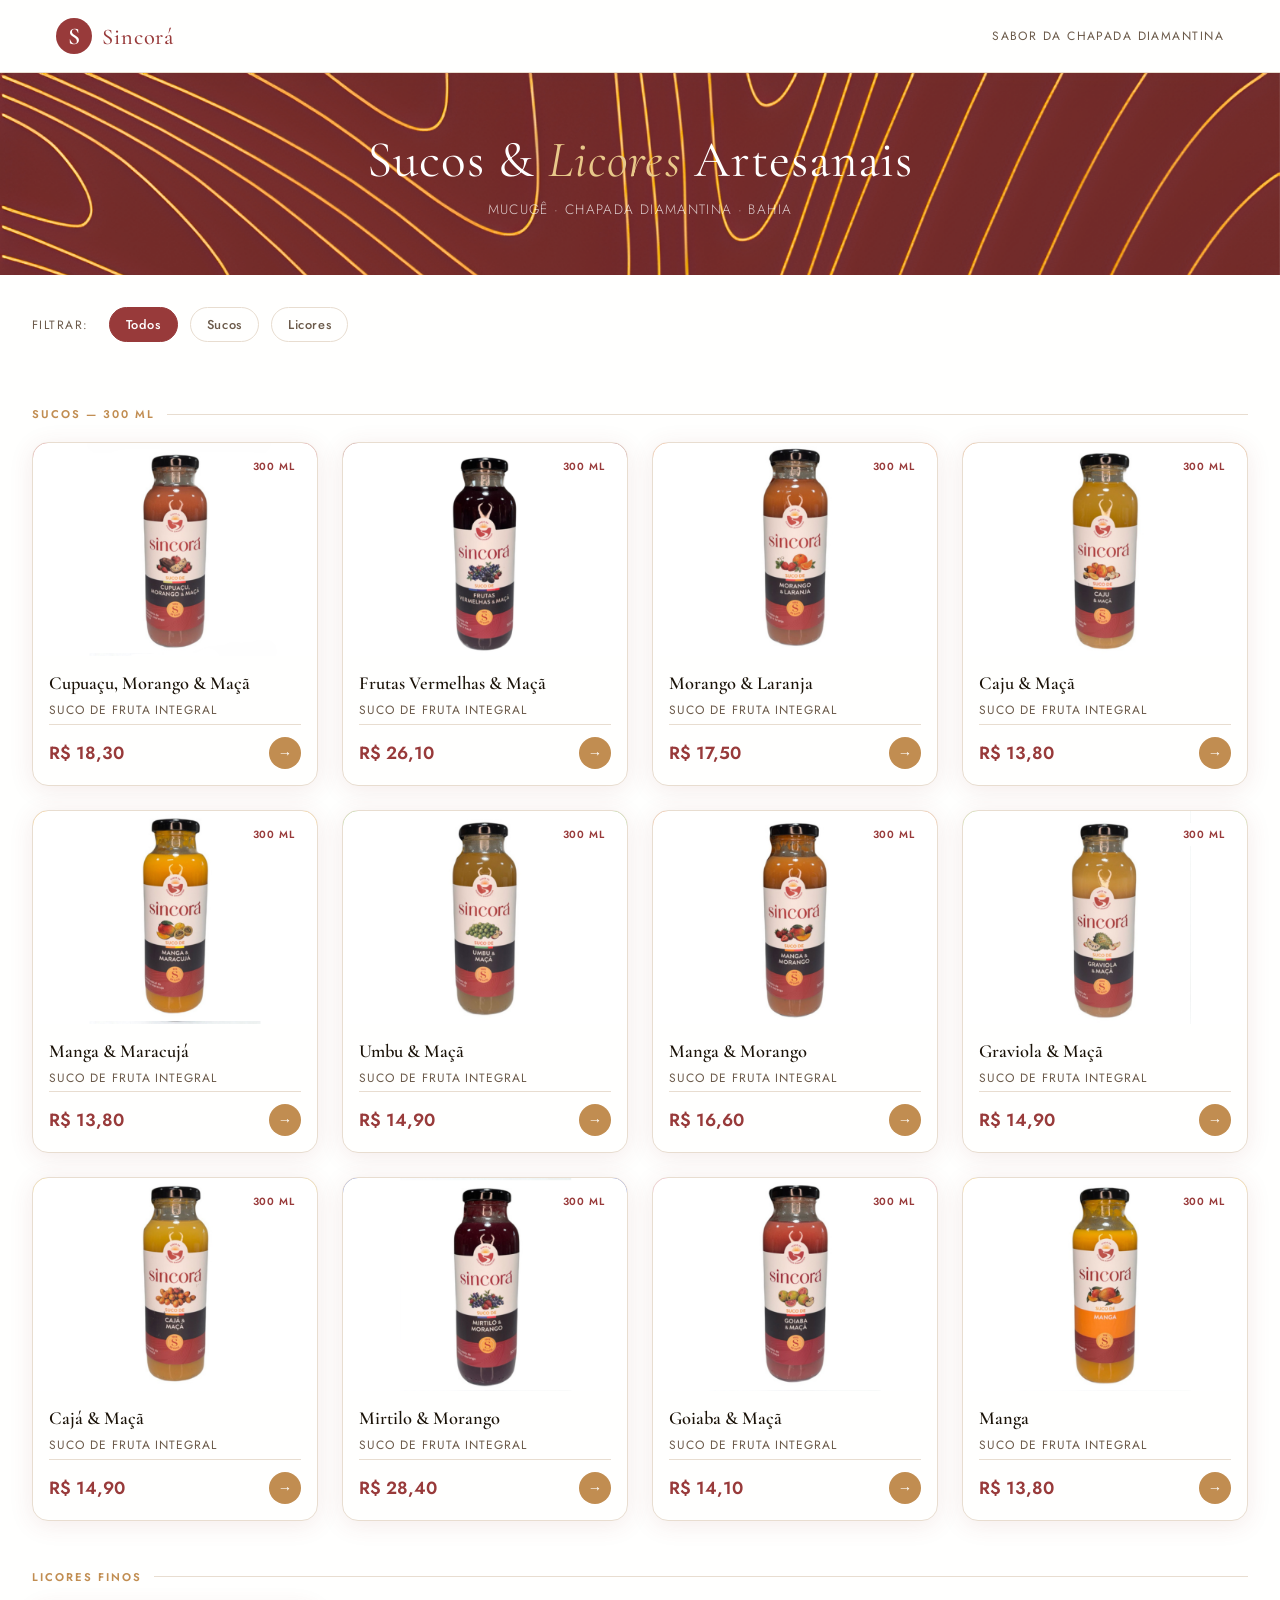
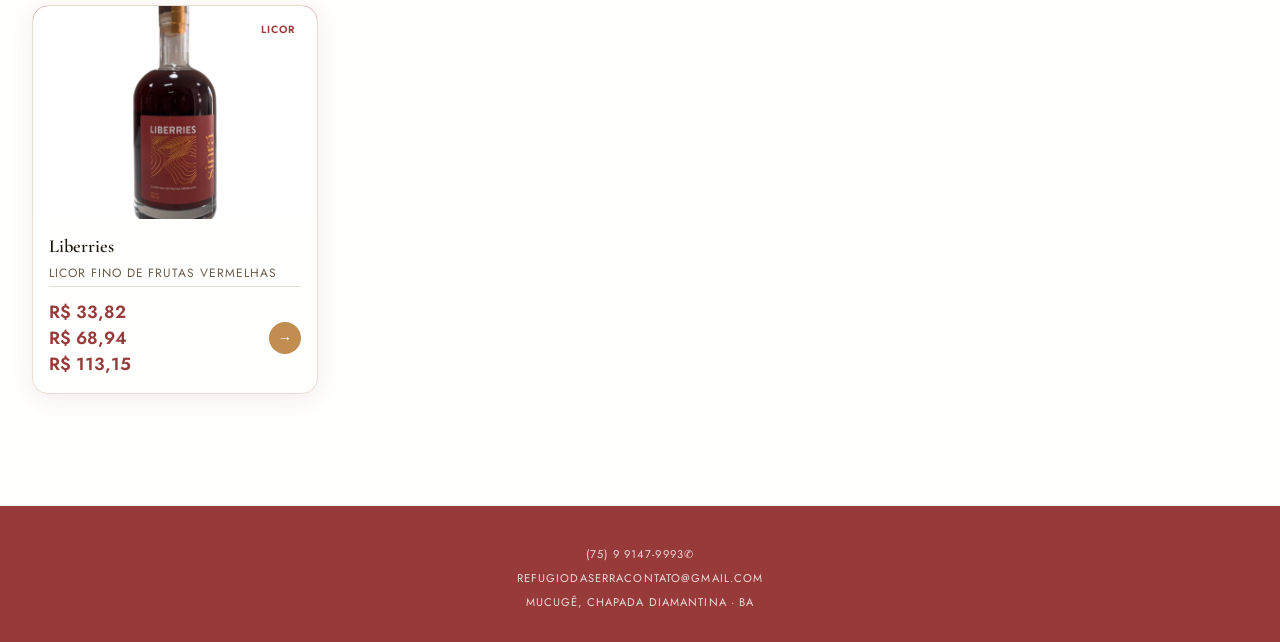
<file: index.html>
<!DOCTYPE html>
<html lang="pt-BR">
<head>
  <meta charset="UTF-8" />
  <meta name="viewport" content="width=device-width, initial-scale=1.0" />
  <title>Sincorá — Catálogo</title>
  <link rel="stylesheet" href="style.css" />
  <link rel="shortcut icon" href="images/favicon.png" type="image/x-icon">
</head>
<body>

  <header class="site-header">
    <div class="header-inner">
      <a href="index.html" class="brand">
        <div class="brand-mark">
          S
        </div>
        <span class="brand-name">Sincorá</span>
      </a>
      <a style="text-decoration: none;" href="tablet.html"><span class="header-tagline">Sabor da Chapada Diamantina</span></a>
    </div>
  </header>

  <section class="hero-strip">
    <h1>Sucos &amp; <em>Licores</em> Artesanais</h1>
    <p>Mucugê · Chapada Diamantina · Bahia</p>
  </section>

  <div class="filter-bar">
    <span class="filter-label">Filtrar:</span>
    <button class="filter-btn active" data-filter="all">Todos</button>
    <button class="filter-btn" data-filter="suco">Sucos</button>
    <button class="filter-btn" data-filter="licor">Licores</button>
  </div>

  <main class="catalog">
    <p class="section-label" id="sucos-label">Sucos — 300 ml</p>
    <div class="catalog-grid" id="catalog-grid"></div>

    <p class="section-label" id="licores-label">Licores Finos</p>
    <div class="catalog-grid" id="licores-grid"></div>
  </main>

  <footer class="site-footer">
    <small>(75) 9 9147-9993✆</small>
    <small>refugiodaserracontato@gmail.com</small>
    <small>Mucugê, Chapada Diamantina · BA</small>
  </footer>

  <script src="script.js"></script>
  <script>
    const juiceGrid    = document.getElementById('catalog-grid');
    const licorGrid    = document.getElementById('licores-grid');
    const sucosLabel   = document.getElementById('sucos-label');
    const licoresLabel = document.getElementById('licores-label');

    let juiceIndex = 0, licorIndex = 0;

    sincora.products.forEach(p => {
      const isLicor = p.category === 'licor';
      const idx     = isLicor ? licorIndex++ : juiceIndex++;

      const card = document.createElement('a');
      card.className = 'product-card';
      card.href = `pages/product.html?id=${p.id}`;
      card.dataset.category = p.category;
      card.style.animationDelay = `${idx * 0.06}s`;

      card.innerHTML = `
        ${sincora.getVisualHTML(p, 'card', false)}
        <div class="card-body">
          <div class="card-name">${p.name}</div>
          <div class="card-volume">${isLicor ? (p.subtitle || 'Licor Fino') : 'Suco de Fruta Integral'}</div>
          <div class="card-footer">
            <span class="card-price">${isLicor ? 'R$ 33,82 <br> R$ 68,94 <br> R$ 113,15' : p.price}</span>
            <span class="card-cta">→</span>
          </div>
        </div>`;

      (isLicor ? licorGrid : juiceGrid).appendChild(card);
    });

    document.querySelectorAll('.filter-btn').forEach(btn => {
      btn.addEventListener('click', () => {
        document.querySelectorAll('.filter-btn').forEach(b => b.classList.remove('active'));
        btn.classList.add('active');
        const filter = btn.dataset.filter;
        document.querySelectorAll('.product-card').forEach(card => {
          card.classList.toggle('hidden', filter !== 'all' && card.dataset.category !== filter);
        });
        sucosLabel.style.display   = filter === 'licor' ? 'none' : '';
        licoresLabel.style.display = filter === 'suco'  ? 'none' : '';
      });
    });
  </script>
</body>
</html>
</file>
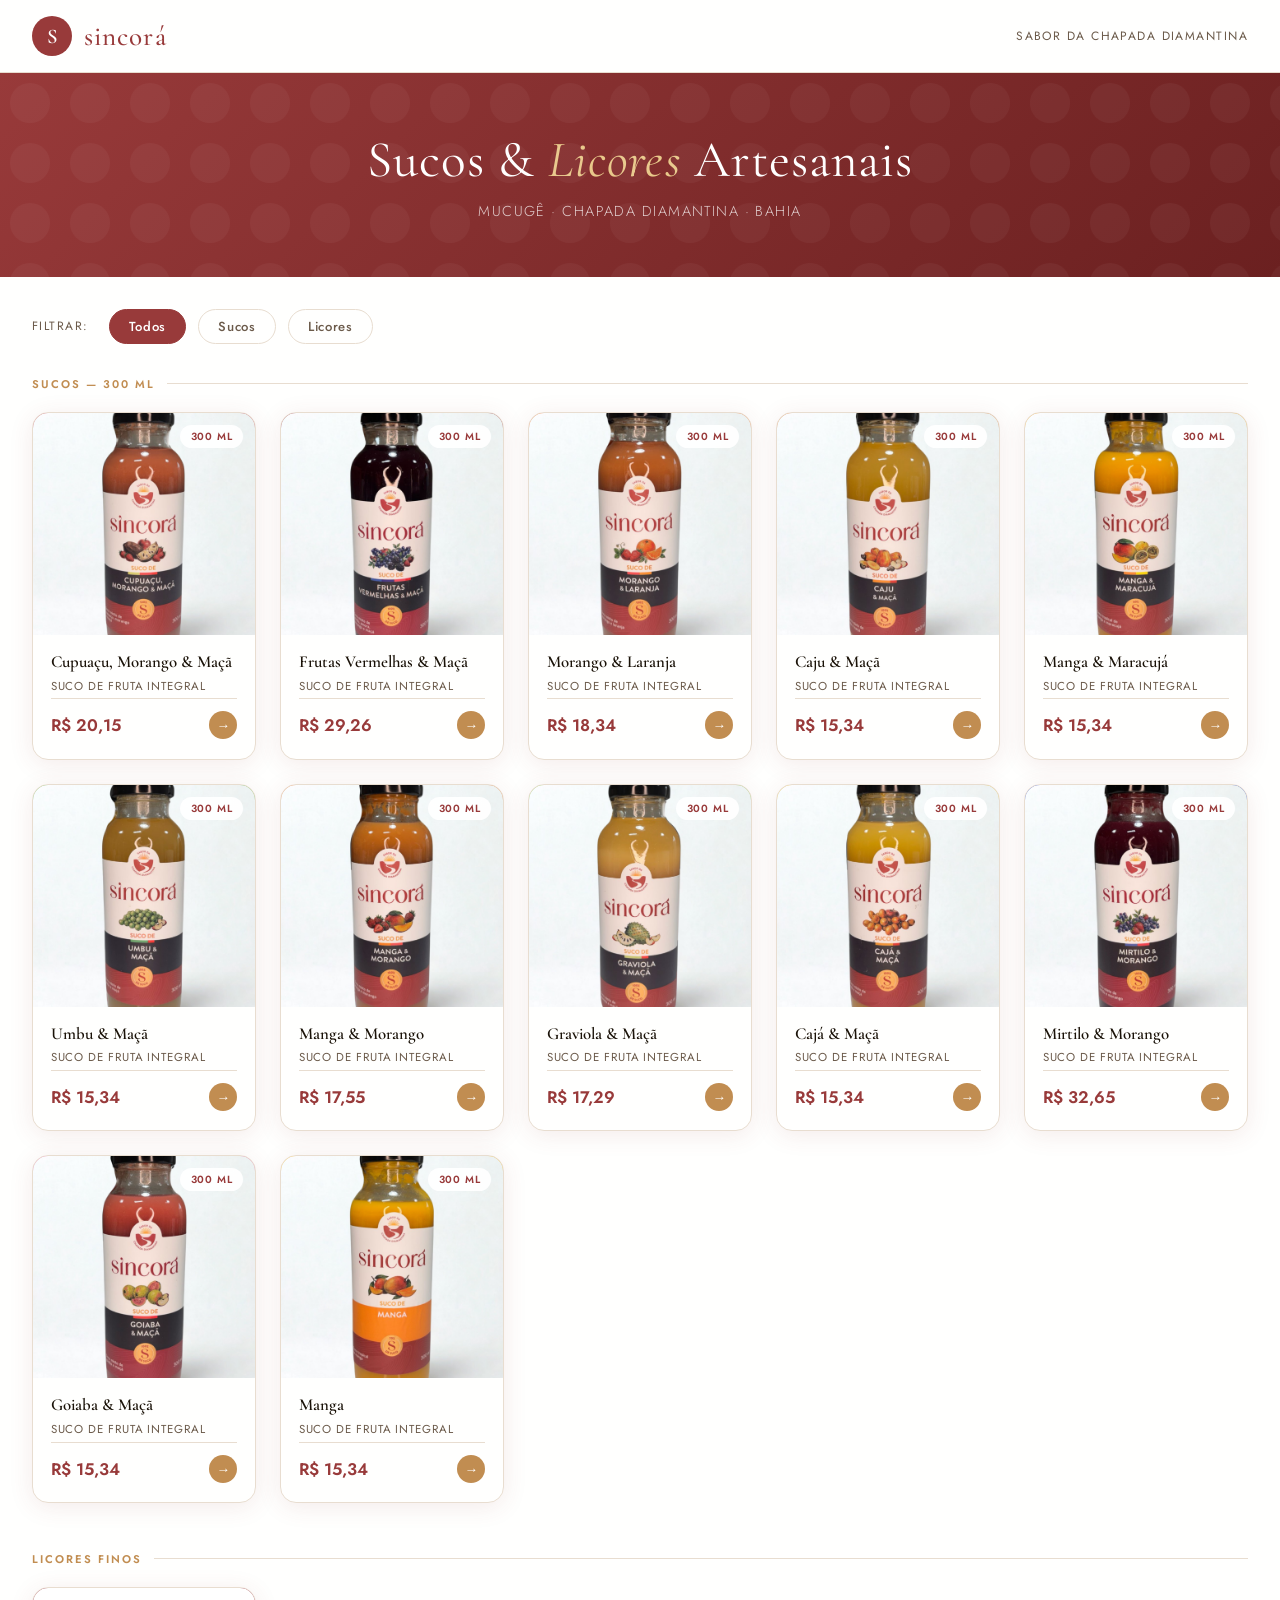
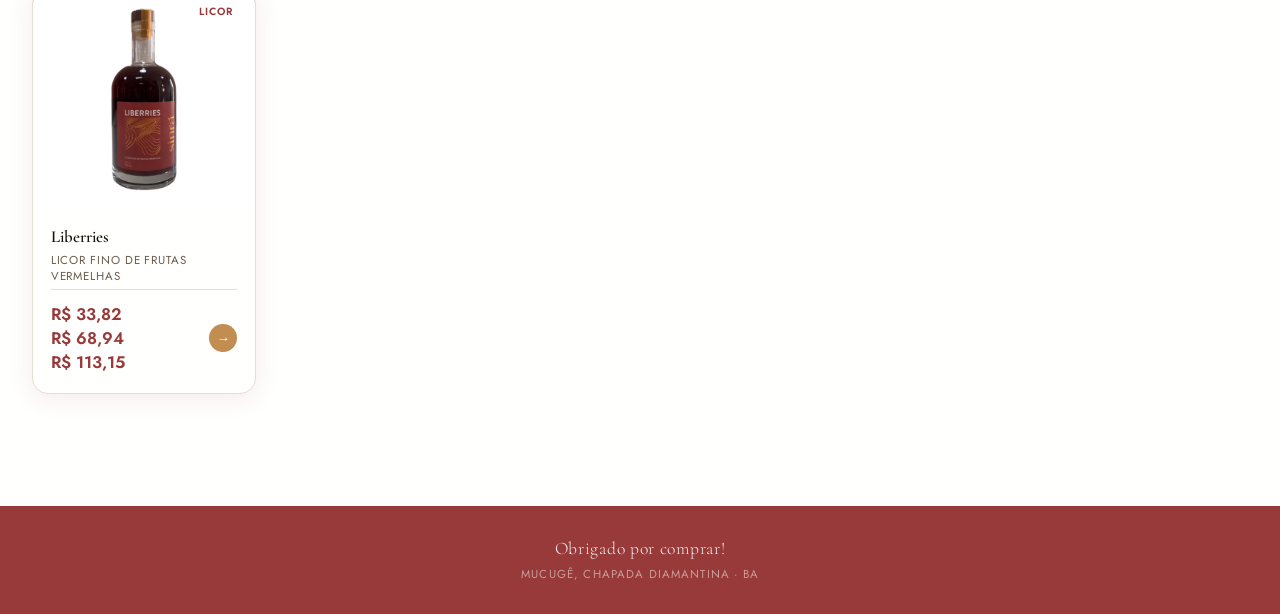
<file: src/index.html>
<!DOCTYPE html>
<html lang="pt-BR">
<head>
  <meta charset="UTF-8" />
  <meta name="viewport" content="width=device-width, initial-scale=1.0" />
  <title>Sincorá — Catálogo</title>
  <link rel="stylesheet" href="style.css" />
</head>
<body>

  <header class="site-header">
    <div class="header-inner">
      <a href="index.html" class="brand">
        <div class="brand-mark">S</div>
        <span class="brand-name">sincorá</span>
      </a>
      <span class="header-tagline">Sabor da Chapada Diamantina</span>
    </div>
  </header>

  <section class="hero-strip">
    <h1>Sucos &amp; <em>Licores</em> Artesanais</h1>
    <p>Mucugê · Chapada Diamantina · Bahia</p>
  </section>

  <div class="filter-bar">
    <span class="filter-label">Filtrar:</span>
    <button class="filter-btn active" data-filter="all">Todos</button>
    <button class="filter-btn" data-filter="suco">Sucos</button>
    <button class="filter-btn" data-filter="licor">Licores</button>
  </div>

  <main class="catalog">
    <p class="section-label" id="sucos-label">Sucos — 300 ml</p>
    <div class="catalog-grid" id="catalog-grid"></div>

    <p class="section-label" id="licores-label">Licores Finos</p>
    <div class="catalog-grid" id="licores-grid"></div>
  </main>

  <footer class="site-footer">
    <p>Obrigado por comprar!</p>
    <small>Mucugê, Chapada Diamantina · BA</small>
  </footer>

  <script src="script.js"></script>
  <script>
    const juiceGrid    = document.getElementById('catalog-grid');
    const licorGrid    = document.getElementById('licores-grid');
    const sucosLabel   = document.getElementById('sucos-label');
    const licoresLabel = document.getElementById('licores-label');

    let juiceIndex = 0, licorIndex = 0;

    sincora.products.forEach(p => {
      const isLicor = p.category === 'licor';
      const idx     = isLicor ? licorIndex++ : juiceIndex++;

      const card = document.createElement('a');
      card.className = 'product-card';
      card.href = `pages/product.html?id=${p.id}`;
      card.dataset.category = p.category;
      card.style.animationDelay = `${idx * 0.06}s`;

      card.innerHTML = `
        ${sincora.getVisualHTML(p, 'card', false)}
        <div class="card-body">
          <div class="card-name">${p.name}</div>
          <div class="card-volume">${isLicor ? (p.subtitle || 'Licor Fino') : 'Suco de Fruta Integral'}</div>
          <div class="card-footer">
            <span class="card-price">${isLicor ? 'R$ 33,82 <br> R$ 68,94 <br> R$ 113,15' : p.price}</span>
            <span class="card-cta">→</span>
          </div>
        </div>`;

      (isLicor ? licorGrid : juiceGrid).appendChild(card);
    });

    document.querySelectorAll('.filter-btn').forEach(btn => {
      btn.addEventListener('click', () => {
        document.querySelectorAll('.filter-btn').forEach(b => b.classList.remove('active'));
        btn.classList.add('active');
        const filter = btn.dataset.filter;
        document.querySelectorAll('.product-card').forEach(card => {
          card.classList.toggle('hidden', filter !== 'all' && card.dataset.category !== filter);
        });
        sucosLabel.style.display   = filter === 'licor' ? 'none' : '';
        licoresLabel.style.display = filter === 'suco'  ? 'none' : '';
      });
    });
  </script>
</body>
</html>
</file>
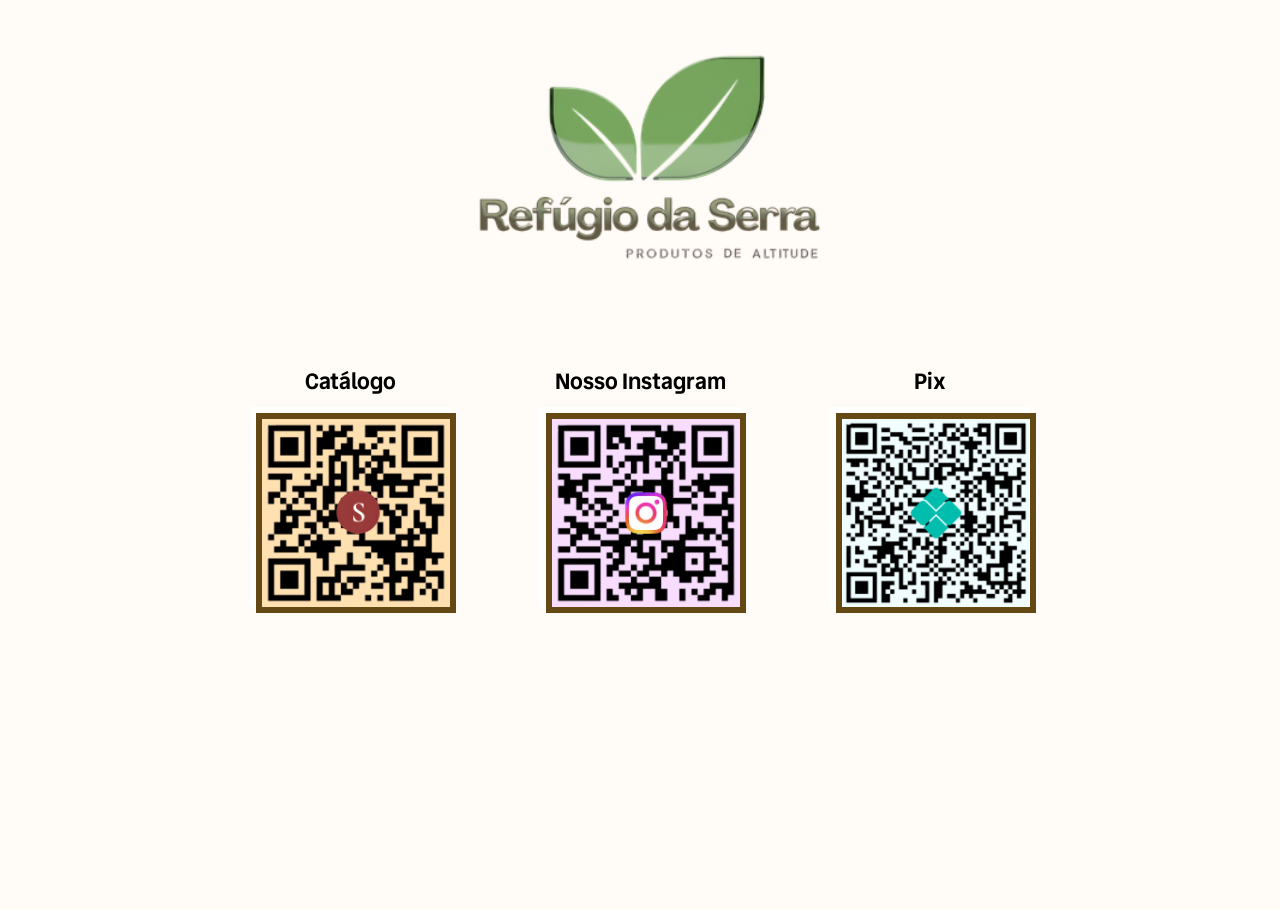
<file: tablet.html>
<!DOCTYPE html>
<html lang="pt-BR">
<head>
  <meta charset="UTF-8">
  <meta name="viewport" content="width=device-width, initial-scale=1.0">
  <title>QR Codes</title>
  <link rel="stylesheet" href="tablet.css">
  <link rel="preconnect" href="https://fonts.googleapis.com">
  <link rel="preconnect" href="https://fonts.gstatic.com" crossorigin>
  <link href="https://fonts.googleapis.com/css2?family=Vend+Sans:ital,wght@0,300..700;1,300..700&display=swap" rel="stylesheet">

</head>
<body>

  <img src="images/Refúgio da Serra (1).png" alt="">
  <div class="container">
 
    <a class="item" href="index.html">
      <p class="label">Catálogo</p>
      <div class="qr-placeholder">
        <img src="images/qr1.png" alt="">
      </div>
    </a>
 
    <a class="item" href="https://www.instagram.com/sincora.agro?igsh=aXJ6NnpmeWduM2tz">
      <p class="label">Nosso Instagram</p>
      <div class="qr-placeholder">
        <img src="images/qr2.png" alt="">
      </div>
    </a>
 
    <a class="item" href="">
      <p class="label">Pix</p>
      <div class="qr-placeholder">
        <img src="images/qr3.png" alt="">
      </div>
    </a>
 
  </div>
</body>
</html>
</file>
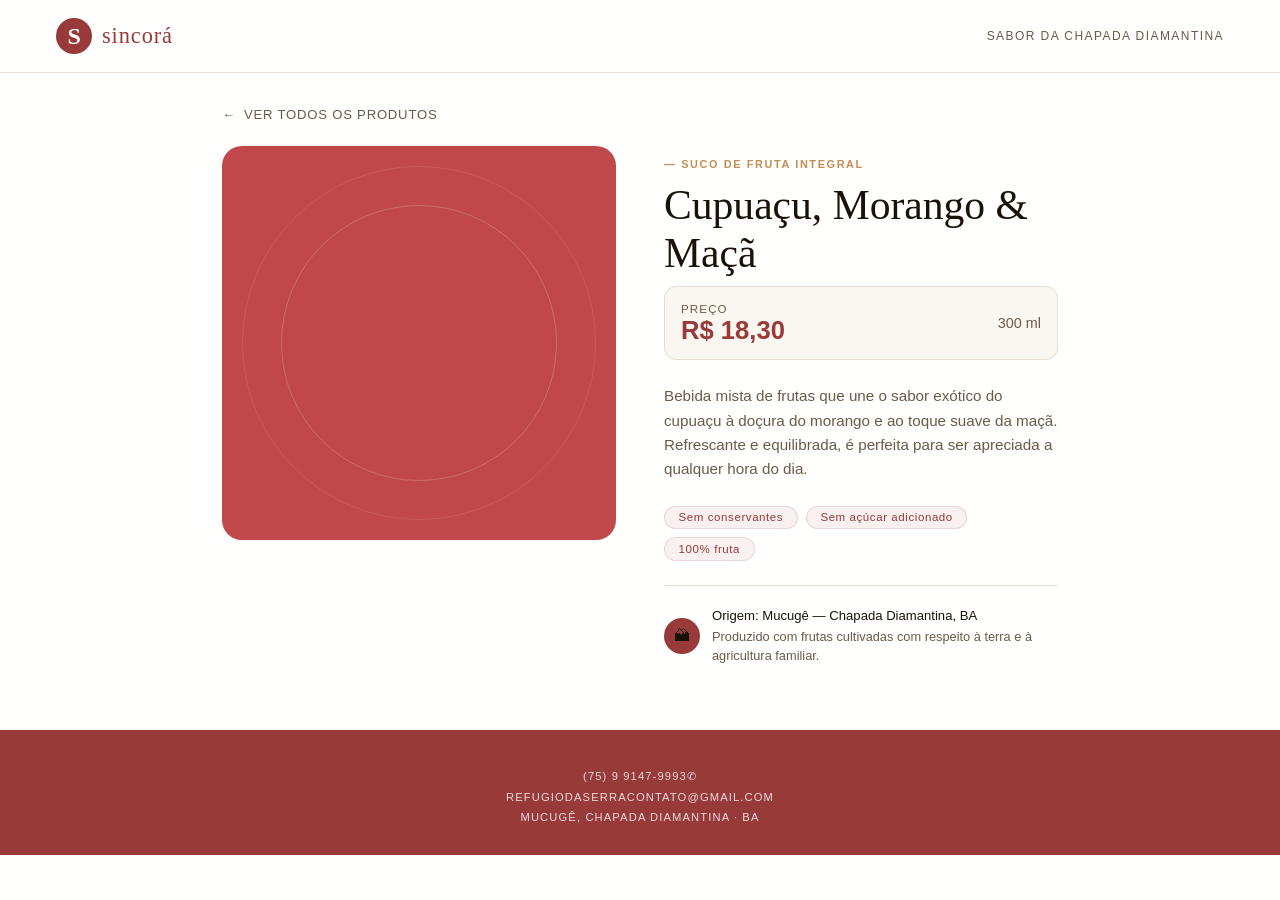
<file: pages/juice1.html>
<!DOCTYPE html>
<html lang="pt-BR">
<head>
  <meta charset="UTF-8" />
  <meta http-equiv="refresh" content="0; url=product.html?id=1" />
  <title>Sincorá — Cupuaçu, Morango & Maçã</title>
  <link rel="shortcut icon" href="images/favicon.png" type="image/x-icon">
</head>
<body>
  <p>Redirecionando... <a href="product.html?id=1">Clique aqui</a> se não for redirecionado.</p>
</body>
</html>
</file>
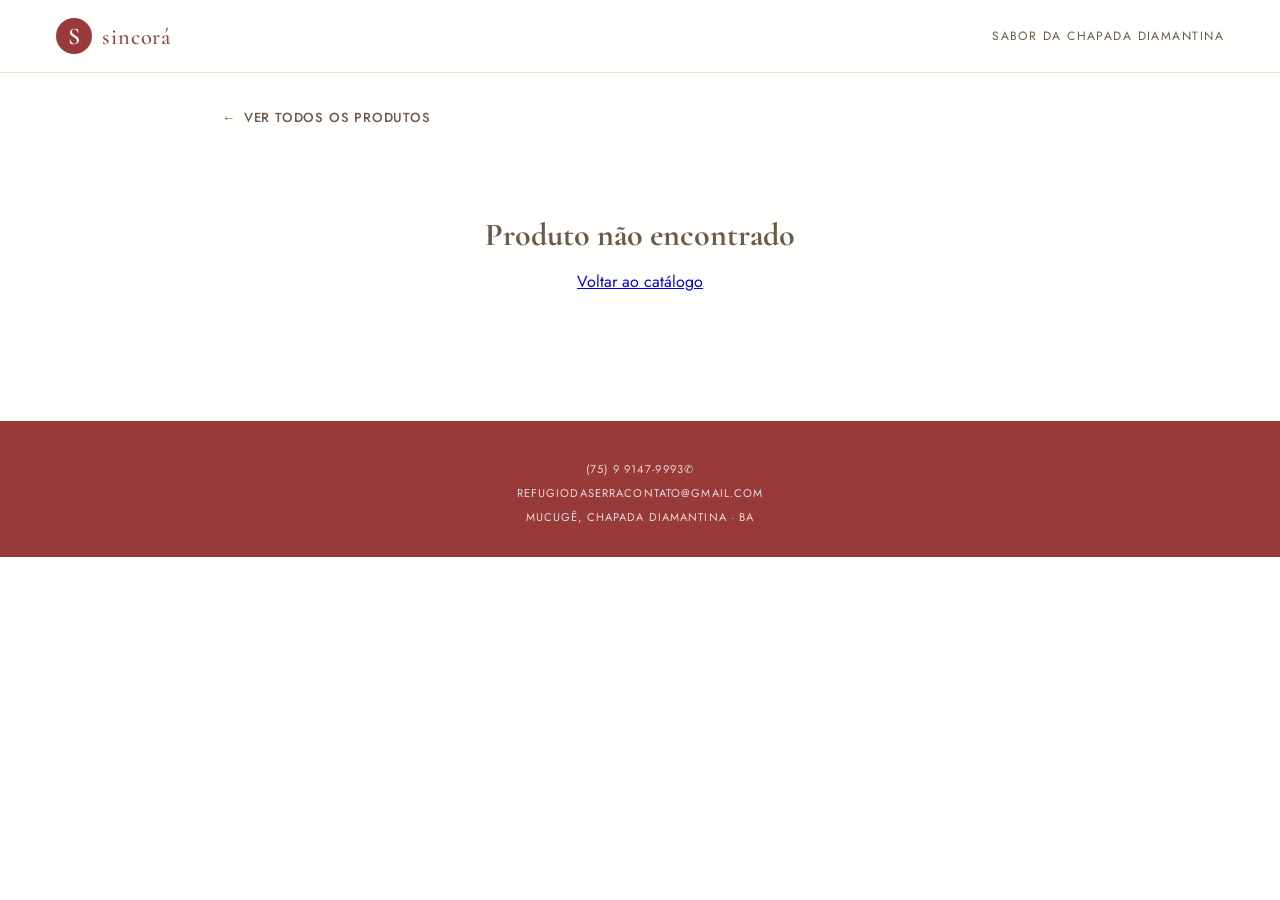
<file: pages/product.html>
<!DOCTYPE html>
<html lang="pt-BR">
<head>
  <meta charset="UTF-8" />
  <meta name="viewport" content="width=device-width, initial-scale=1.0" />
  <title>Sincorá — Produto</title>
  <link rel="stylesheet" href="../style.css" />
  <link rel="shortcut icon" href="images/favicon.png" type="image/x-icon">
  <style>
    .visual-ring {
      position: absolute;
      width: 70%; height: 70%;
      border-radius: 50%;
      border: 1.5px solid rgba(255,255,255,0.2);
      pointer-events: none;
    }
    .visual-ring.outer { width: 90%; height: 90%; border-color: rgba(255,255,255,0.1); }

    /* Foto ocupa todo o painel, centralizada e com object-fit */
    .product-img {
      position: relative;
      z-index: 1;
      width: 85%;
      height: 85%;
      object-fit: contain;
      border-radius: 12px;
      filter: drop-shadow(0 8px 32px rgba(0,0,0,0.3));
    }

    /* Foto no card (catálogo) */
    .card-img {
      position: absolute;
      inset: 0;
      width: 100%;
      height: 100%;
      object-fit: cover;
      border-radius: 0;
    }
    .card-emoji-fallback {
      position: absolute;
      inset: 0;
      display: flex;
      align-items: center;
      justify-content: center;
    }

    .not-found {
      text-align: center;
      padding: 4rem 2rem;
      color: var(--clr-text-muted);
    }
    .not-found h2 {
      font-family: 'Cormorant Garamond', serif;
      font-size: 2rem;
      margin-bottom: 1rem;
    }
  </style>
</head>
<body>

  <header class="site-header">
    <div class="header-inner">
      <a href="../index.html" class="brand">
        <div class="brand-mark">S</div>
        <span class="brand-name">sincorá</span>
      </a>
      <span class="header-tagline">Sabor da Chapada Diamantina</span>
    </div>
  </header>

  <main class="product-page">
    <a href="../index.html" class="back-link">
      <span>←</span> Ver todos os produtos
    </a>
    <div id="product-content"></div>
  </main>

  <footer class="site-footer">
    <small>(75) 9 9147-9993✆</small>
    <small>refugiodaserracontato@gmail.com</small>
    <small>Mucugê, Chapada Diamantina · BA</small>
  </footer>

  <script src="../script.js"></script>
  <script>
    const id      = parseInt(new URLSearchParams(window.location.search).get('id'), 10);
    const product = sincora.products.find(p => p.id === id);
    const content = document.getElementById('product-content');

    if (!product) {
      content.innerHTML = `
        <div class="not-found">
          <h2>Produto não encontrado</h2>
          <p><a href="../index.html">Voltar ao catálogo</a></p>
        </div>`;
    } else {
      document.title = `Sincorá — ${product.name}`;
      const isLicor = product.category === 'licor';

      const priceHTML = isLicor ? `
        <div style="flex:1">
          <span class="price-label">100 ml</span>
          <span class="price-value">R$&nbsp;33,82</span>
          <span class="price-label">375 ml</span>
          <span class="price-value">R$&nbsp;68,94</span>
          <span class="price-label">750 ml</span>
          <span class="price-value">R$&nbsp;113,15</span>
        </div>` : `
        <div style="flex:1">
          <span class="price-label">Preço</span>
          <span class="price-value">${product.price}</span>
        </div>
        <div class="volume-value">${product.volume}</div>`;

      const tagsHTML = product.tags.map(t => `<span class="tag">${t}</span>`).join('');

      content.innerHTML = `
        <div class="product-layout">
          ${sincora.getVisualHTML(product, 'page', true)}
          <div class="product-info">
            <span class="product-category-badge">— ${isLicor ? 'Licor Fino' : 'Suco de Fruta Integral'}</span>
            <h1 class="product-title">${product.name}</h1>
            ${product.subtitle ? `<p class="product-subtitle">${product.subtitle}</p>` : ''}
            <div class="product-price-box">${priceHTML}</div>
            <p class="product-description">${product.description}</p>
            <div class="product-tags">${tagsHTML}</div>
            <div class="origin-strip">
              <div class="origin-icon">🏔</div>
              <div class="origin-text">
                <strong>Origem: Mucugê — Chapada Diamantina, BA</strong>
                Produzido com frutas cultivadas com respeito à terra e à agricultura familiar.
              </div>
            </div>
          </div>
        </div>`;
    }
  </script>
</body>
</html>
</file>
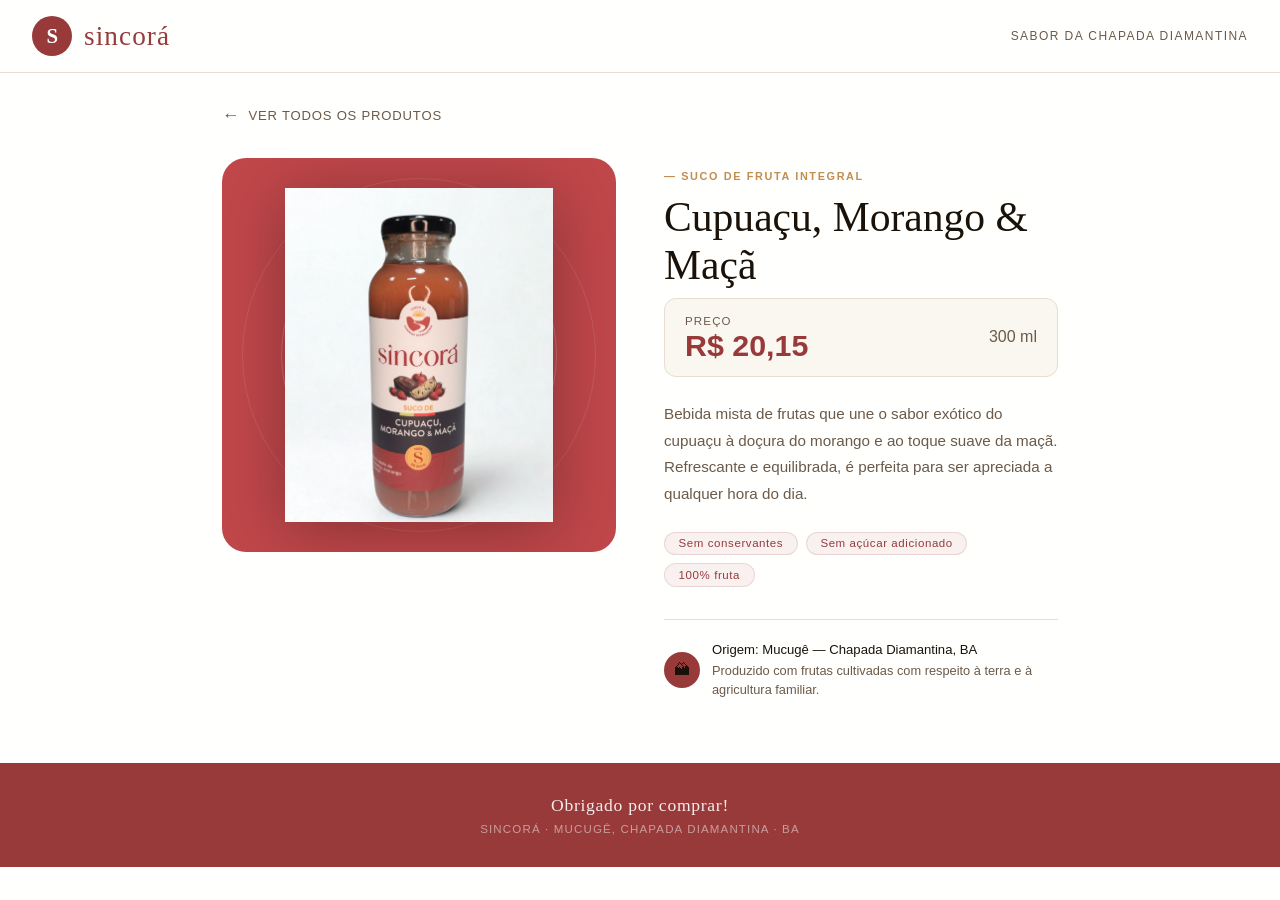
<file: src/pages/juice1.html>
<!DOCTYPE html>
<html lang="pt-BR">
<head>
  <meta charset="UTF-8" />
  <meta http-equiv="refresh" content="0; url=product.html?id=1" />
  <title>Sincorá — Cupuaçu, Morango & Maçã</title>
</head>
<body>
  <p>Redirecionando... <a href="product.html?id=1">Clique aqui</a> se não for redirecionado.</p>
</body>
</html>
</file>
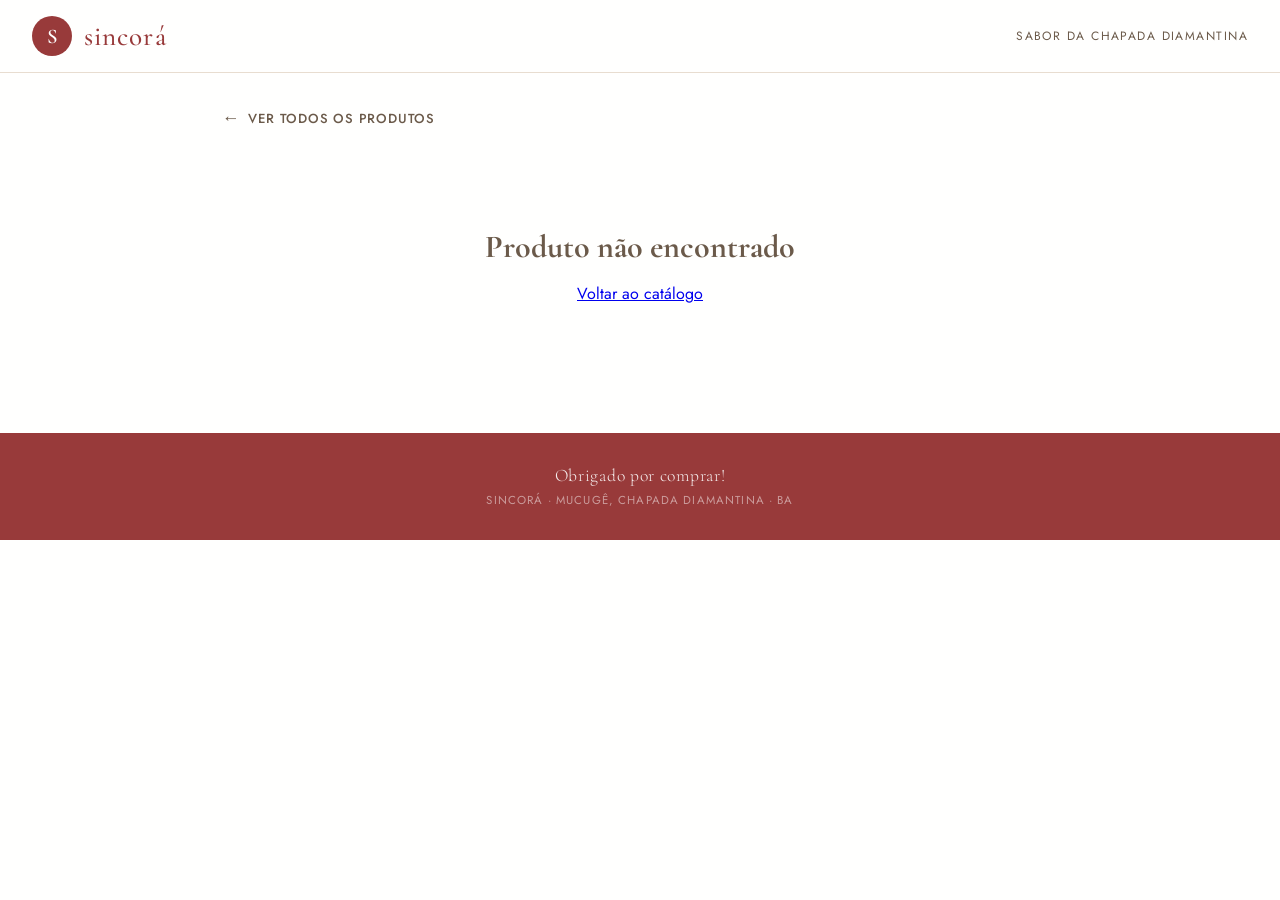
<file: src/pages/product.html>
<!DOCTYPE html>
<html lang="pt-BR">
<head>
  <meta charset="UTF-8" />
  <meta name="viewport" content="width=device-width, initial-scale=1.0" />
  <title>Sincorá — Produto</title>
  <link rel="stylesheet" href="../style.css" />
  <style>
    .visual-ring {
      position: absolute;
      width: 70%; height: 70%;
      border-radius: 50%;
      border: 1.5px solid rgba(255,255,255,0.2);
      pointer-events: none;
    }
    .visual-ring.outer { width: 90%; height: 90%; border-color: rgba(255,255,255,0.1); }

    /* Foto ocupa todo o painel, centralizada e com object-fit */
    .product-img {
      position: relative;
      z-index: 1;
      width: 85%;
      height: 85%;
      object-fit: contain;
      border-radius: 12px;
      filter: drop-shadow(0 8px 32px rgba(0,0,0,0.3));
    }

    /* Foto no card (catálogo) */
    .card-img {
      position: absolute;
      inset: 0;
      width: 100%;
      height: 100%;
      object-fit: cover;
      border-radius: 0;
    }
    .card-emoji-fallback {
      position: absolute;
      inset: 0;
      display: flex;
      align-items: center;
      justify-content: center;
    }

    .not-found {
      text-align: center;
      padding: 4rem 2rem;
      color: var(--clr-text-muted);
    }
    .not-found h2 {
      font-family: 'Cormorant Garamond', serif;
      font-size: 2rem;
      margin-bottom: 1rem;
    }
  </style>
</head>
<body>

  <header class="site-header">
    <div class="header-inner">
      <a href="../index.html" class="brand">
        <div class="brand-mark">S</div>
        <span class="brand-name">sincorá</span>
      </a>
      <span class="header-tagline">Sabor da Chapada Diamantina</span>
    </div>
  </header>

  <main class="product-page">
    <a href="../index.html" class="back-link">
      <span>←</span> Ver todos os produtos
    </a>
    <div id="product-content"></div>
  </main>

  <footer class="site-footer">
    <p>Obrigado por comprar!</p>
    <small>sincorá · Mucugê, Chapada Diamantina · BA</small>
  </footer>

  <script src="../script.js"></script>
  <script>
    const id      = parseInt(new URLSearchParams(window.location.search).get('id'), 10);
    const product = sincora.products.find(p => p.id === id);
    const content = document.getElementById('product-content');

    if (!product) {
      content.innerHTML = `
        <div class="not-found">
          <h2>Produto não encontrado</h2>
          <p><a href="../index.html">Voltar ao catálogo</a></p>
        </div>`;
    } else {
      document.title = `Sincorá — ${product.name}`;
      const isLicor = product.category === 'licor';

      const priceHTML = isLicor ? `
        <div style="flex:1">
          <span class="price-label">100 ml</span>
          <span class="price-value">R$&nbsp;33,82</span>
          <span class="price-label">375 ml</span>
          <span class="price-value">R$&nbsp;68,94</span>
          <span class="price-label">750 ml</span>
          <span class="price-value">R$&nbsp;113,15</span>
        </div>` : `
        <div style="flex:1">
          <span class="price-label">Preço</span>
          <span class="price-value">${product.price}</span>
        </div>
        <div class="volume-value">${product.volume}</div>`;

      const tagsHTML = product.tags.map(t => `<span class="tag">${t}</span>`).join('');

      content.innerHTML = `
        <div class="product-layout">
          ${sincora.getVisualHTML(product, 'page', true)}
          <div class="product-info">
            <span class="product-category-badge">— ${isLicor ? 'Licor Fino' : 'Suco de Fruta Integral'}</span>
            <h1 class="product-title">${product.name}</h1>
            ${product.subtitle ? `<p class="product-subtitle">${product.subtitle}</p>` : ''}
            <div class="product-price-box">${priceHTML}</div>
            <p class="product-description">${product.description}</p>
            <div class="product-tags">${tagsHTML}</div>
            <div class="origin-strip">
              <div class="origin-icon">🏔</div>
              <div class="origin-text">
                <strong>Origem: Mucugê — Chapada Diamantina, BA</strong>
                Produzido com frutas cultivadas com respeito à terra e à agricultura familiar.
              </div>
            </div>
          </div>
        </div>`;
    }
  </script>
</body>
</html>
</file>
<file: style.css>
@import url('https://fonts.googleapis.com/css2?family=Cormorant+Garamond:ital,wght@0,300;0,400;0,500;0,600;1,300;1,400&family=Jost:wght@300;400;500;600&display=swap');

:root {
  --clr-primary: #983a3a;
  --clr-accent: #c18d51;
  --clr-bg: #FFFFFE;
  --clr-bg-warm: #faf6f0;
  --clr-text: #1a1208;
  --clr-text-muted: #6b5a4a;
  --clr-border: #e8ddd0;
  --radius-card: 16px;
  --shadow-card: 0 4px 24px rgba(152, 58, 58, 0.10);
  --shadow-hover: 0 12px 48px rgba(152, 58, 58, 0.22);
  --transition: 0.35s cubic-bezier(0.4, 0, 0.2, 1);
}

*, *::before, *::after { box-sizing: border-box; margin: 0; padding: 0; }

html { scroll-behavior: smooth; }

body {
  font-family: 'Jost', sans-serif;
  background: var(--clr-bg);
  color: var(--clr-text);
  min-height: 100vh;
  overflow-x: hidden;
}

/* ── HEADER (Mobile Base) ── */
.site-header {
  background: var(--clr-bg);
  border-bottom: 1px solid var(--clr-border);
  position: sticky;
  top: 0;
  z-index: 100;
  padding: 0 1.5rem;
}

.header-inner {
  max-width: 1280px;
  margin: 0 auto;
  display: flex;
  align-items: center;
  justify-content: space-between;
  height: 64px;
}

.brand {
  display: flex;
  align-items: center;
  gap: 10px;
  text-decoration: none;
}

.brand-mark {
  width: 36px;
  height: 36px;
  background: var(--clr-primary);
  border-radius: 50%;
  display: flex;
  align-items: center;
  justify-content: center;
  color: #fff;
  font-family: 'Cormorant Garamond', serif;
  font-size: 1.5rem;
  font-weight: 600;
  letter-spacing: -0.5px;
  flex-shrink: 0;
}

.brand-name {
  font-family: 'Cormorant Garamond', serif;
  font-size: 1.4rem;
  font-weight: 500;
  color: var(--clr-primary);
  letter-spacing: 0.04em;
}

/* Esconde a tagline no celular para poupar espaço */
.header-tagline {
  display: none; 
}

/* ── HERO STRIP (Mobile Base) ── */
.hero-strip {
  background-image: url(./images/background.png);
  background-repeat: no-repeat;
  background-size: cover;
  color: #fff;
  text-align: center;
  padding: 2.5rem 1.5rem;
  position: relative;
  overflow: hidden;
}

.hero-strip::before {
  content: '';
  position: absolute;
  inset: 0;
  filter: brightness(0.1);
}

.hero-strip h1 {
  font-family: 'Cormorant Garamond', serif;
  font-size: 2rem;
  font-weight: 400;
  letter-spacing: 0.02em;
  margin-bottom: 0.5rem;
  position: relative;
}

.hero-strip h1 em {
  font-style: italic;
  color: #e8c88a;
}

.hero-strip p {
  font-size: 0.85rem;
  letter-spacing: 0.1em;
  text-transform: uppercase;
  opacity: 0.75;
  font-weight: 300;
  position: relative;
}

/* ── FILTER TABS (Mobile Base - Scroll Horizontal) ── */
.filter-bar {
  max-width: 1280px;
  margin: 0 auto;
  padding: 1.5rem 1.5rem 0;
  display: flex;
  gap: 0.75rem;
  align-items: center;
  overflow-x: auto; /* Permite scroll horizontal no mobile */
  scrollbar-width: none; /* Esconde scrollbar no Firefox */
  -ms-overflow-style: none;  /* Esconde scrollbar no IE and Edge */
}

.filter-bar::-webkit-scrollbar {
  display: none; /* Esconde scrollbar no Chrome/Safari */
}

.filter-label {
  font-size: 0.75rem;
  letter-spacing: 0.12em;
  text-transform: uppercase;
  color: var(--clr-text-muted);
  margin-right: 0.5rem;
  white-space: nowrap;
}

.filter-btn {
  background: none;
  border: 1.5px solid var(--clr-border);
  border-radius: 100px;
  padding: 0.45rem 1rem;
  font-family: 'Jost', sans-serif;
  font-size: 0.8rem;
  font-weight: 500;
  letter-spacing: 0.05em;
  color: var(--clr-text-muted);
  cursor: pointer;
  white-space: nowrap;
  transition: var(--transition);
}

.filter-btn:hover,
.filter-btn.active {
  background: var(--clr-primary);
  border-color: var(--clr-primary);
  color: #fff;
}

/* ── CATALOG GRID (Mobile Base - UMA COLUNA) ── */
.catalog {
  max-width: 1280px;
  margin: 0 auto;
  padding: 1.5rem;  
}

.section-label {
  font-size: 0.7rem;
  letter-spacing: 0.18em;
  text-transform: uppercase;
  color: var(--clr-accent);
  margin-bottom: 1.25rem;
  font-weight: 600;
  display: flex;
  align-items: center;
  gap: 0.75rem;
}

.section-label::after {
  content: '';
  flex: 1;
  height: 1px;
  background: var(--clr-border);
}

.catalog-grid {
  display: grid;
  grid-template-columns: 1fr; /* UMA COLUNA PADRÃO PARA MOBILE */
  gap: 1.25rem;
  margin-bottom: 3rem;
}

/* ── PRODUCT CARD ── */
.product-card {
  background: var(--clr-bg);
  border: 1.5px solid var(--clr-border);
  border-radius: var(--radius-card);
  overflow: hidden;
  text-decoration: none;
  color: inherit;
  display: flex;
  flex-direction: column;
  box-shadow: var(--shadow-card);
  transition: var(--transition);
  cursor: pointer;
  animation: fadeUp 0.5s ease both;
}

.product-card:active {
  transform: scale(0.98);
}

@keyframes fadeUp {
  from { opacity: 0; transform: translateY(20px); }
  to   { opacity: 1; transform: translateY(0); }
}

.card-visual {
  aspect-ratio: 4/3; /* Proporção um pouco mais retangular no mobile para não ocupar a tela toda */
  display: flex;
  align-items: center;
  justify-content: center;
  font-size: 4rem;
  position: relative;
  overflow: hidden;
}

.card-visual .ripple-bg {
  position: absolute;
  inset: -20%;
  border-radius: 50%;
  opacity: 0.15;
  filter: blur(20px);
}

.card-visual .emoji {
  position: relative;
  z-index: 1;
  filter: drop-shadow(0 4px 12px rgba(0,0,0,0.25));
  font-size: 3.5rem;
  transition: transform var(--transition);
}

.card-badge {
  position: absolute;
  top: 0.75rem;
  right: 0.75rem;
  background: rgba(255,255,255,0.92);
  border-radius: 100px;
  padding: 0.25rem 0.65rem;
  font-size: 0.65rem;
  font-weight: 600;
  letter-spacing: 0.08em;
  text-transform: uppercase;
  color: var(--clr-primary);
  backdrop-filter: blur(4px);
  z-index: 2;
}

.card-body {
  padding: 1rem;
  flex: 1;
  display: flex;
  flex-direction: column;
  gap: 0.3rem;
}

.card-name {
  font-family: 'Cormorant Garamond', serif;
  font-size: 1.15rem;
  font-weight: 600;
  color: var(--clr-text);
  line-height: 1.3;
}

.card-volume {
  font-size: 0.75rem;
  letter-spacing: 0.08em;
  text-transform: uppercase;
  color: var(--clr-text-muted);
  font-weight: 400;
}

.card-footer {
  display: flex;
  align-items: center;
  justify-content: space-between;
  margin-top: auto;
  padding-top: 0.75rem;
  border-top: 1px solid var(--clr-border);
}

.card-price {
  font-size: 1.1rem;
  font-weight: 600;
  color: var(--clr-primary);
  font-family: 'Jost', sans-serif;
}

.card-cta {
  width: 32px;
  height: 32px;
  background: var(--clr-accent);
  border-radius: 50%;
  display: flex;
  align-items: center;
  justify-content: center;
  color: #fff;
  font-size: 0.9rem;
  line-height: 0;
  transition: var(--transition);
}

/* ── FOOTER (Mobile Base) ── */
.site-footer {
  background: var(--clr-primary);
  color: rgba(255,255,255,0.9);
  text-align: center;
  padding: 2rem 1.5rem;
  margin-top: 2rem;
}

.site-footer p {
  font-size: 1rem;
  font-weight: 300;
  letter-spacing: 0.04em;
}

.site-footer small {
  display: block;
  margin-top: 0.5rem;
  font-size: 0.7rem;
  letter-spacing: 0.1em;
  text-transform: uppercase;
  opacity: 0.9;
}

/* ── PRODUCT PAGE (Mobile Base - UMA COLUNA) ── */
.product-page {
  max-width: 900px;
  margin: 0 auto;
  padding: 1.5rem;
}

.back-link {
  display: inline-flex;
  align-items: center;
  gap: 0.5rem;
  color: var(--clr-text-muted);
  text-decoration: none;
  font-size: 0.82rem;
  letter-spacing: 0.06em;
  text-transform: uppercase;
  font-weight: 500;
  margin-bottom: 1.5rem;
}

.product-layout {
  display: grid;
  grid-template-columns: 1fr; /* UMA COLUNA PADRÃO PARA MOBILE */
  gap: 1.5rem;
}

.product-visual-panel {
  border-radius: 20px;
  aspect-ratio: 1;
  display: flex;
  align-items: center;
  justify-content: center;
  font-size: 6rem;
  position: relative;
  overflow: hidden;
  width: 100%;
  max-width: 320px; /* Evita que a imagem fique gigante no mobile */
  margin: 0 auto;
}

.product-visual-panel .big-emoji {
  position: relative;
  z-index: 1;
  filter: drop-shadow(0 8px 32px rgba(0,0,0,0.3));
  animation: floatEmoji 3s ease-in-out infinite;
}

.product-info {
  padding-top: 0.5rem;
}

.product-category-badge {
  display: inline-block;
  font-size: 0.68rem;
  letter-spacing: 0.15em;
  text-transform: uppercase;
  font-weight: 600;
  color: var(--clr-accent);
  margin-bottom: 0.75rem;
}

.product-title {
  font-family: 'Cormorant Garamond', serif;
  font-size: 2rem;
  font-weight: 500;
  line-height: 1.15;
  color: var(--clr-text);
  margin-bottom: 0.5rem;
}

.product-subtitle {
  font-size: 0.85rem;
  color: var(--clr-text-muted);
  font-style: italic;
  font-family: 'Cormorant Garamond', serif;
  margin-bottom: 1.5rem;
}

.product-price-box {
  background: var(--clr-bg-warm);
  border: 1.5px solid var(--clr-border);
  border-radius: 12px;
  padding: 1rem;
  margin-bottom: 1.5rem;
  display: flex;
  align-items: center;
  justify-content: space-between;
  gap: 1rem;
}

.price-label {
  font-size: 0.72rem;
  letter-spacing: 0.1em;
  text-transform: uppercase;
  color: var(--clr-text-muted);
  display: block;
  margin-bottom: 0.2rem;
}

.price-value {
  font-size: 1.6rem;
  font-weight: 600;
  color: var(--clr-primary);
  font-family: 'Jost', sans-serif;
  line-height: 1;
}

.volume-value {
  font-size: 0.9rem;
  color: var(--clr-text-muted);
  font-weight: 300;
  text-align: right;
}

.product-description {
  font-size: 0.95rem;
  line-height: 1.6;
  color: var(--clr-text-muted);
  margin-bottom: 1.5rem;
}

.product-tags {
  display: flex;
  flex-wrap: wrap;
  gap: 0.5rem;
  margin-bottom: 1.5rem;
}

.tag {
  background: rgba(152, 58, 58, 0.07);
  border: 1px solid rgba(152, 58, 58, 0.15);
  border-radius: 100px;
  padding: 0.3rem 0.85rem;
  font-size: 0.72rem;
  font-weight: 500;
  letter-spacing: 0.05em;
  color: var(--clr-primary);
}

.origin-strip {
  border-top: 1px solid var(--clr-border);
  padding-top: 1.25rem;
  display: flex;
  align-items: center;
  gap: 0.75rem;
}

.origin-icon {
  width: 36px;
  height: 36px;
  background: var(--clr-primary);
  border-radius: 50%;
  display: flex;
  align-items: center;
  justify-content: center;
  font-size: 1rem;
  flex-shrink: 0;
}

.origin-text {
  font-size: 0.8rem;
  color: var(--clr-text-muted);
  line-height: 1.5;
}

.origin-text strong {
  display: block;
  color: var(--clr-text);
  font-weight: 500;
  font-size: 0.82rem;
  margin-bottom: 0.1rem;
}

/* ── IMAGENS & HIDDEN CLASS ── */
.card-img, .card-emoji-fallback {
  position: absolute;
  inset: 0;
  width: 100%;
  height: 100%;
  object-fit: cover;
}

.card-emoji-fallback {
  display: flex;
  align-items: center;
  justify-content: center;
}

.product-img {
  position: relative;
  z-index: 1;
  width: 85%;
  height: 85%;
  object-fit: contain;
  filter: drop-shadow(0 8px 32px rgba(0,0,0,0.3));
}

.product-card.hidden {
  display: none;
}

/* ========================================= */
/* ── MEDIA QUERIES (PROGRESSIVE ENHANCEMENT) */
/* ========================================= */

/* TABLETS (A partir de 768px) */
@media (min-width: 768px) {
  .header-inner { height: 72px; padding: 0 2rem; }
  .header-tagline { display: block; font-size: 0.75rem; letter-spacing: 0.12em; text-transform: uppercase; color: var(--clr-text-muted); }
  
  .hero-strip { padding: 3.5rem 2rem; }
  .hero-strip h1 { font-size: 2.8rem; }
  
  .catalog, .filter-bar, .product-page { padding: 2rem; }
  
  /* No tablet, podemos usar 2 colunas para melhor aproveitamento */
  .catalog-grid {
    grid-template-columns: repeat(2, 1fr);
    gap: 1.5rem;
  }

  .product-layout {
    grid-template-columns: 1fr 1fr;
    gap: 2rem;
    align-items: start;
  }

  .product-visual-panel {
    max-width: 100%; /* Volta a preencher a coluna */
    font-size: 8rem;
  }
}

/* DESKTOPS (A partir de 1024px) */
@media (min-width: 1024px) {
  .hero-strip h1 { font-size: 3.2rem; }
  
  /* No desktop, deixamos o grid preencher automaticamente com colunas */
  .catalog-grid {
    grid-template-columns: repeat(auto-fill, minmax(240px, 1fr));
  }

  .product-layout {
    gap: 3rem;
  }

  .product-title {
    font-size: 2.6rem;
  }

  /* Efeitos de Hover ativados apenas para dispositivos com mouse (desktop) */
  .product-card:hover {
    transform: translateY(-6px);
    box-shadow: var(--shadow-hover);
    border-color: var(--clr-accent);
  }

  .product-card:hover .emoji {
    transform: scale(1.15) rotate(-5deg);
  }

  .product-card:hover .card-cta {
    background: var(--clr-primary);
    transform: scale(1.1);
  }
}
</file>
<file: src/style.css>
@import url('https://fonts.googleapis.com/css2?family=Cormorant+Garamond:ital,wght@0,300;0,400;0,500;0,600;1,300;1,400&family=Jost:wght@300;400;500;600&display=swap');

:root {
  --clr-primary: #983a3a;
  --clr-accent: #c18d51;
  --clr-bg: #FFFFFE;
  --clr-bg-warm: #faf6f0;
  --clr-text: #1a1208;
  --clr-text-muted: #6b5a4a;
  --clr-border: #e8ddd0;
  --radius-card: 16px;
  --shadow-card: 0 4px 24px rgba(152, 58, 58, 0.10);
  --shadow-hover: 0 12px 48px rgba(152, 58, 58, 0.22);
  --transition: 0.35s cubic-bezier(0.4, 0, 0.2, 1);
}

*, *::before, *::after { box-sizing: border-box; margin: 0; padding: 0; }

html { scroll-behavior: smooth; }

body {
  font-family: 'Jost', sans-serif;
  background: var(--clr-bg);
  color: var(--clr-text);
  min-height: 100vh;
  overflow-x: hidden;
}

/* ── HEADER ── */
.site-header {
  background: var(--clr-bg);
  border-bottom: 1px solid var(--clr-border);
  position: sticky;
  top: 0;
  z-index: 100;
  padding: 0 2rem;
}

.header-inner {
  max-width: 1280px;
  margin: 0 auto;
  display: flex;
  align-items: center;
  justify-content: space-between;
  height: 72px;
}

.brand {
  display: flex;
  align-items: center;
  gap: 12px;
  text-decoration: none;
}

.brand-mark {
  width: 40px;
  height: 40px;
  background: var(--clr-primary);
  border-radius: 50%;
  display: flex;
  align-items: center;
  justify-content: center;
  color: #fff;
  font-family: 'Cormorant Garamond', serif;
  font-size: 1.3rem;
  font-weight: 600;
  letter-spacing: -0.5px;
  flex-shrink: 0;
}

.brand-name {
  font-family: 'Cormorant Garamond', serif;
  font-size: 1.7rem;
  font-weight: 500;
  color: var(--clr-primary);
  letter-spacing: 0.04em;
}

.header-tagline {
  font-size: 0.75rem;
  letter-spacing: 0.12em;
  text-transform: uppercase;
  color: var(--clr-text-muted);
  font-weight: 400;
}

/* ── HERO STRIP ── */
.hero-strip {
  background: linear-gradient(135deg, var(--clr-primary) 0%, #6b2020 100%);
  color: #fff;
  text-align: center;
  padding: 3.5rem 2rem;
  position: relative;
  overflow: hidden;
}

.hero-strip::before {
  content: '';
  position: absolute;
  inset: 0;
  background: url("data:image/svg+xml,%3Csvg width='60' height='60' viewBox='0 0 60 60' xmlns='http://www.w3.org/2000/svg'%3E%3Cg fill='none' fill-rule='evenodd'%3E%3Cg fill='%23ffffff' fill-opacity='0.04'%3E%3Ccircle cx='30' cy='30' r='20'/%3E%3C/g%3E%3C/g%3E%3C/svg%3E") repeat;
  pointer-events: none;
}

.hero-strip h1 {
  font-family: 'Cormorant Garamond', serif;
  font-size: clamp(2rem, 5vw, 3.2rem);
  font-weight: 400;
  letter-spacing: 0.02em;
  margin-bottom: 0.6rem;
}

.hero-strip h1 em {
  font-style: italic;
  color: #e8c88a;
}

.hero-strip p {
  font-size: 0.9rem;
  letter-spacing: 0.1em;
  text-transform: uppercase;
  opacity: 0.75;
  font-weight: 300;
}

/* ── FILTER TABS ── */
.filter-bar {
  max-width: 1280px;
  margin: 0 auto;
  padding: 2rem 2rem 0;
  display: flex;
  gap: 0.75rem;
  align-items: center;
}

.filter-label {
  font-size: 0.75rem;
  letter-spacing: 0.12em;
  text-transform: uppercase;
  color: var(--clr-text-muted);
  margin-right: 0.5rem;
}

.filter-btn {
  background: none;
  border: 1.5px solid var(--clr-border);
  border-radius: 100px;
  padding: 0.45rem 1.2rem;
  font-family: 'Jost', sans-serif;
  font-size: 0.82rem;
  font-weight: 500;
  letter-spacing: 0.05em;
  color: var(--clr-text-muted);
  cursor: pointer;
  transition: var(--transition);
}

.filter-btn:hover,
.filter-btn.active {
  background: var(--clr-primary);
  border-color: var(--clr-primary);
  color: #fff;
}

/* ── CATALOG GRID ── */
.catalog {
  max-width: 1280px;
  margin: 0 auto;
  padding: 2rem;  
}

.section-label {
  font-size: 0.7rem;
  letter-spacing: 0.18em;
  text-transform: uppercase;
  color: var(--clr-accent);
  margin-bottom: 1.25rem;
  font-weight: 600;
  display: flex;
  align-items: center;
  gap: 0.75rem;
}

.section-label::after {
  content: '';
  flex: 1;
  height: 1px;
  background: var(--clr-border);
}

.catalog-grid {
  display: grid;
  grid-template-columns: repeat(auto-fill, minmax(220px, 1fr));
  gap: 1.5rem;
  margin-bottom: 3rem;
}

/* ── PRODUCT CARD ── */
.product-card {
  background: var(--clr-bg);
  border: 1.5px solid var(--clr-border);
  border-radius: var(--radius-card);
  overflow: hidden;
  text-decoration: none;
  color: inherit;
  display: flex;
  flex-direction: column;
  box-shadow: var(--shadow-card);
  transition: var(--transition);
  cursor: pointer;
  animation: fadeUp 0.5s ease both;
}

.product-card:hover {
  transform: translateY(-6px);
  box-shadow: var(--shadow-hover);
  border-color: var(--clr-accent);
}

@keyframes fadeUp {
  from { opacity: 0; transform: translateY(20px); }
  to   { opacity: 1; transform: translateY(0); }
}

.card-visual {
  aspect-ratio: 1;
  display: flex;
  align-items: center;
  justify-content: center;
  font-size: 4rem;
  position: relative;
  overflow: hidden;

}

.card-visual .ripple-bg {
  position: absolute;
  inset: -20%;
  border-radius: 50%;
  opacity: 0.15;
  filter: blur(20px);
}

.card-visual .emoji {
  position: relative;
  z-index: 1;
  filter: drop-shadow(0 4px 12px rgba(0,0,0,0.25));
  font-size: 3.5rem;
  transition: transform var(--transition);
}

.product-card:hover .emoji {
  transform: scale(1.15) rotate(-5deg);
}

.card-badge {
  position: absolute;
  top: 0.75rem;
  right: 0.75rem;
  background: rgba(255,255,255,0.92);
  border-radius: 100px;
  padding: 0.25rem 0.65rem;
  font-size: 0.65rem;
  font-weight: 600;
  letter-spacing: 0.08em;
  text-transform: uppercase;
  color: var(--clr-primary);
  backdrop-filter: blur(4px);
}

.card-body {
  padding: 1rem 1.1rem 1.2rem;
  flex: 1;
  display: flex;
  flex-direction: column;
  gap: 0.3rem;
}

.card-name {
  font-family: 'Cormorant Garamond', serif;
  font-size: 1.05rem;
  font-weight: 600;
  color: var(--clr-text);
  line-height: 1.3;
}

.card-volume {
  font-size: 0.72rem;
  letter-spacing: 0.08em;
  text-transform: uppercase;
  color: var(--clr-text-muted);
  font-weight: 400;
}

.card-footer {
  display: flex;
  align-items: center;
  justify-content: space-between;
  margin-top: auto;
  padding-top: 0.75rem;
  border-top: 1px solid var(--clr-border);
}

.card-price {
  font-size: 1.05rem;
  font-weight: 600;
  color: var(--clr-primary);
  font-family: 'Jost', sans-serif;
}

.card-cta {
  width: 28px;
  height: 28px;
  background: var(--clr-accent);
  border-radius: 50%;
  display: flex;
  align-items: center;
  justify-content: center;
  color: #fff;
  font-size: 0.85rem;
  line-height: 0;
  transition: var(--transition);
}

.product-card:hover .card-cta {
  background: var(--clr-primary);
  transform: scale(1.1);
}

/* ── FOOTER ── */
.site-footer {
  background: var(--clr-primary);
  color: rgba(255,255,255,0.9);
  text-align: center;
  padding: 2rem;
  margin-top: 2rem;
}

.site-footer p {
  font-family: 'Cormorant Garamond', serif;
  font-size: 1.1rem;
  font-weight: 300;
  letter-spacing: 0.04em;
}

.site-footer small {
  display: block;
  margin-top: 0.4rem;
  font-size: 0.72rem;
  letter-spacing: 0.1em;
  text-transform: uppercase;
  opacity: 0.55;
}

/* ── PRODUCT PAGE ── */
.product-page {
  max-width: 900px;
  margin: 0 auto;
  padding: 2rem;
}

.back-link {
  display: inline-flex;
  align-items: center;
  gap: 0.5rem;
  color: var(--clr-text-muted);
  text-decoration: none;
  font-size: 0.82rem;
  letter-spacing: 0.06em;
  text-transform: uppercase;
  font-weight: 500;
  margin-bottom: 2rem;
  transition: color var(--transition);
}

.back-link:hover { color: var(--clr-primary); }
.back-link span { font-size: 1.1rem; }

.product-layout {
  display: grid;
  grid-template-columns: 1fr 1fr;
  gap: 3rem;
  align-items: start;
}

.product-visual-panel {
  border-radius: 24px;
  aspect-ratio: 1;
  display: flex;
  align-items: center;
  justify-content: center;
  font-size: 8rem;
  position: relative;
  overflow: hidden;
}

.product-visual-panel .big-emoji {
  position: relative;
  z-index: 1;
  filter: drop-shadow(0 8px 32px rgba(0,0,0,0.3));
  animation: floatEmoji 3s ease-in-out infinite;
}

@keyframes floatEmoji {
  0%, 100% { transform: translateY(0) rotate(0deg); }
  50%       { transform: translateY(-12px) rotate(3deg); }
}

.product-info {
  padding-top: 0.5rem;
}

.product-category-badge {
  display: inline-block;
  font-size: 0.68rem;
  letter-spacing: 0.15em;
  text-transform: uppercase;
  font-weight: 600;
  color: var(--clr-accent);
  margin-bottom: 0.75rem;
}

.product-title {
  font-family: 'Cormorant Garamond', serif;
  font-size: clamp(1.8rem, 4vw, 2.6rem);
  font-weight: 500;
  line-height: 1.15;
  color: var(--clr-text);
  margin-bottom: 0.5rem;
}

.product-subtitle {
  font-size: 0.85rem;
  color: var(--clr-text-muted);
  font-style: italic;
  font-family: 'Cormorant Garamond', serif;
  margin-bottom: 1.5rem;
}

.product-price-box {
  background: var(--clr-bg-warm);
  border: 1.5px solid var(--clr-border);
  border-radius: 12px;
  padding: 1rem 1.25rem;
  margin-bottom: 1.5rem;
  display: flex;
  align-items: center;
  justify-content: space-between;
  gap: 1rem;
}

.price-label {
  font-size: 0.72rem;
  letter-spacing: 0.1em;
  text-transform: uppercase;
  color: var(--clr-text-muted);
  display: block;
  margin-bottom: 0.2rem;
}

.price-value {
  font-size: 1.9rem;
  font-weight: 600;
  color: var(--clr-primary);
  font-family: 'Jost', sans-serif;
  line-height: 1;
}

.volume-value {
  font-size: 1rem;
  color: var(--clr-text-muted);
  font-weight: 300;
  text-align: right;
}

.product-description {
  font-size: 0.95rem;
  line-height: 1.75;
  color: var(--clr-text-muted);
  margin-bottom: 1.5rem;
}

.product-tags {
  display: flex;
  flex-wrap: wrap;
  gap: 0.5rem;
  margin-bottom: 2rem;
}

.tag {
  background: rgba(152, 58, 58, 0.07);
  border: 1px solid rgba(152, 58, 58, 0.15);
  border-radius: 100px;
  padding: 0.3rem 0.85rem;
  font-size: 0.72rem;
  font-weight: 500;
  letter-spacing: 0.05em;
  color: var(--clr-primary);
}

.origin-strip {
  border-top: 1px solid var(--clr-border);
  padding-top: 1.25rem;
  display: flex;
  align-items: center;
  gap: 0.75rem;
}

.origin-icon {
  width: 36px;
  height: 36px;
  background: var(--clr-primary);
  border-radius: 50%;
  display: flex;
  align-items: center;
  justify-content: center;
  font-size: 1rem;
  flex-shrink: 0;
}

.origin-text {
  font-size: 0.8rem;
  color: var(--clr-text-muted);
  line-height: 1.5;
}

.origin-text strong {
  display: block;
  color: var(--clr-text);
  font-weight: 500;
  font-size: 0.82rem;
  margin-bottom: 0.1rem;
}

/* ── RESPONSIVE ── */
@media (max-width: 700px) {
  .product-layout {
    grid-template-columns: 1fr;
    gap: 1.5rem;
  }

  .product-visual-panel {
    max-width: 280px;
    margin: 0 auto;
    width: 100%;
  }

  .catalog-grid {
    grid-template-columns: repeat(auto-fill, minmax(160px, 1fr));
    gap: 1rem;
  }

  .header-tagline { display: none; }
}

@media (max-width: 420px) {
  .catalog-grid {
    grid-template-columns: 1fr 1fr;
  }

  .hero-strip { padding: 2rem 1rem; }
  .catalog, .product-page { padding: 1rem; }
}

/* ── PRODUCT IMAGES ── */
.card-img {
  position: absolute;
  inset: 0;
  width: 100%;
  height: 100%;
  object-fit: cover;
}
.card-emoji-fallback {
  position: absolute;
  inset: 0;
  display: flex;
  align-items: center;
  justify-content: center;
}
.product-img {
  position: relative;
  z-index: 1;
  width: 85%;
  height: 85%;
  object-fit: contain;
  filter: drop-shadow(0 8px 32px rgba(0,0,0,0.3));
}

/* ── HIDDEN (for filter) ── */
.product-card.hidden {
  display: none;
}
</file>
<file: tablet.css>
* {
  margin: 0;
  padding: 0;
  box-sizing: border-box;
}
:root {
  font-size: 62.5%;
}

body {
  background-color: #fffbf6;
  font-family: Arial, sans-serif;
  display: flex;
  flex-direction: column;
  margin-top: 1rem;
  align-items: center;
  min-height: 100vh;
}

img {
  width: 60rem;
  margin-bottom: 7rem;
}

.container {
  display: flex;
  flex-direction: row;
  justify-content: center;
  align-items: flex-start;
  gap: 90px;
}

.item {
  display: flex;
  flex-direction: column;
  align-items: center;
  gap: 10px;
}

.label {
  font-size: 22px;
  font-family: "Vend Sans",sans-serif;
  font-weight: bold;
  color: #000000;
  text-align: center;
  line-height: 1.3;
}

a {
   text-decoration: none;
}

.qr-placeholder {
  width: 200px;
  height: 200px;
  background-color: #999999;
  border: .6rem solid rgb(255, 255, 255) ;
}

.qr-placeholder :nth-child(1) {
  border: .6rem solid rgb(100, 73, 20) 
}

.qr-placeholder img {
  width: 20rem;
}
</file>
